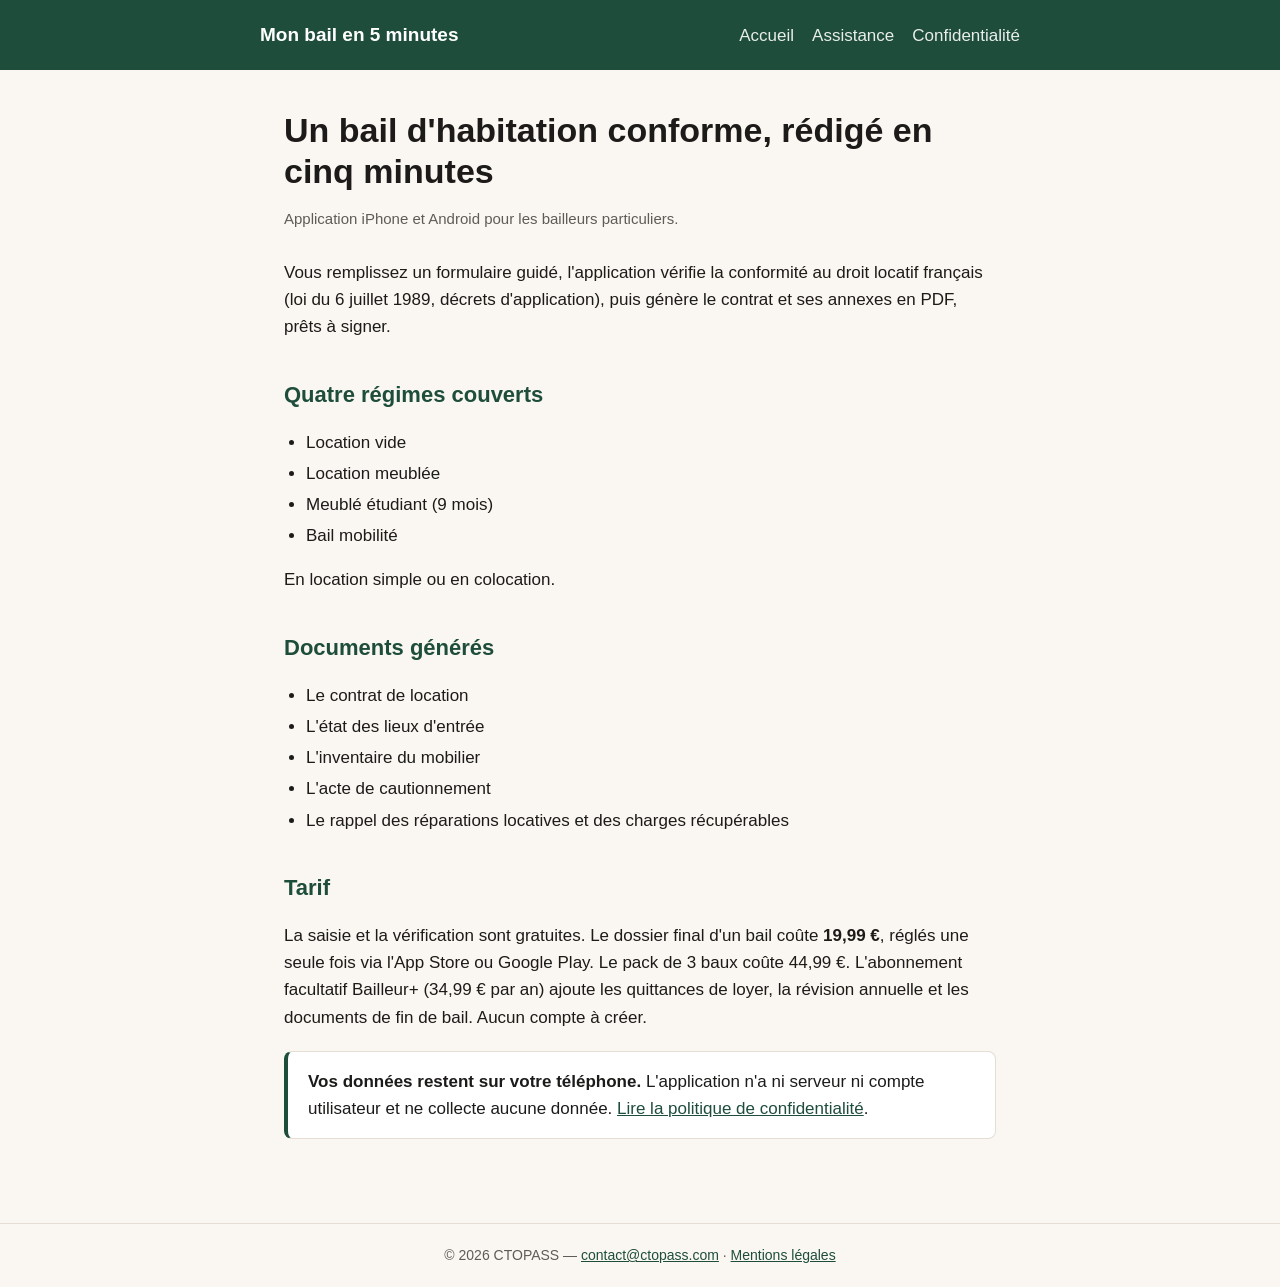
<file: index.html>
<!doctype html>
<html lang="fr">
<head>
<meta charset="utf-8">
<meta name="viewport" content="width=device-width,initial-scale=1">
<title>Accueil — Mon bail en 5 minutes</title>
<meta name="description" content="Application mobile française de rédaction de baux d'habitation conformes, générés en PDF sur votre téléphone.">
<link rel="stylesheet" href="style.css">
</head>
<body>
<header><div class="in">
<a class="brand" href="./">Mon bail en 5 minutes</a>
<nav><a href="./">Accueil</a><a href="support.html">Assistance</a><a href="confidentialite.html">Confidentialité</a></nav>
</div></header>
<main>
<h1>Un bail d'habitation conforme, rédigé en cinq minutes</h1>
<p class="maj">Application iPhone et Android pour les bailleurs particuliers.</p>
<p>Vous remplissez un formulaire guidé, l'application vérifie la conformité au droit locatif français (loi du 6 juillet 1989, décrets d'application), puis génère le contrat et ses annexes en PDF, prêts à signer.</p>
<h2>Quatre régimes couverts</h2>
<ul>
<li>Location vide</li>
<li>Location meublée</li>
<li>Meublé étudiant (9 mois)</li>
<li>Bail mobilité</li>
</ul>
<p>En location simple ou en colocation.</p>
<h2>Documents générés</h2>
<ul>
<li>Le contrat de location</li>
<li>L'état des lieux d'entrée</li>
<li>L'inventaire du mobilier</li>
<li>L'acte de cautionnement</li>
<li>Le rappel des réparations locatives et des charges récupérables</li>
</ul>
<h2>Tarif</h2>
<p>La saisie et la vérification sont gratuites. Le dossier final d'un bail coûte <strong>19,99 €</strong>, réglés une seule fois via l'App Store ou Google Play. Le pack de 3 baux coûte 44,99 €. L'abonnement facultatif Bailleur+ (34,99 € par an) ajoute les quittances de loyer, la révision annuelle et les documents de fin de bail. Aucun compte à créer.</p>
<div class="encart"><strong>Vos données restent sur votre téléphone.</strong> L'application n'a ni serveur ni compte utilisateur et ne collecte aucune donnée. <a href="confidentialite.html">Lire la politique de confidentialité</a>.</div>
</main>
<footer>© 2026 CTOPASS — <a href="mailto:contact@ctopass.com">contact@ctopass.com</a> · <a href="mentions-legales.html">Mentions légales</a></footer>
</body>
</html>
</file>
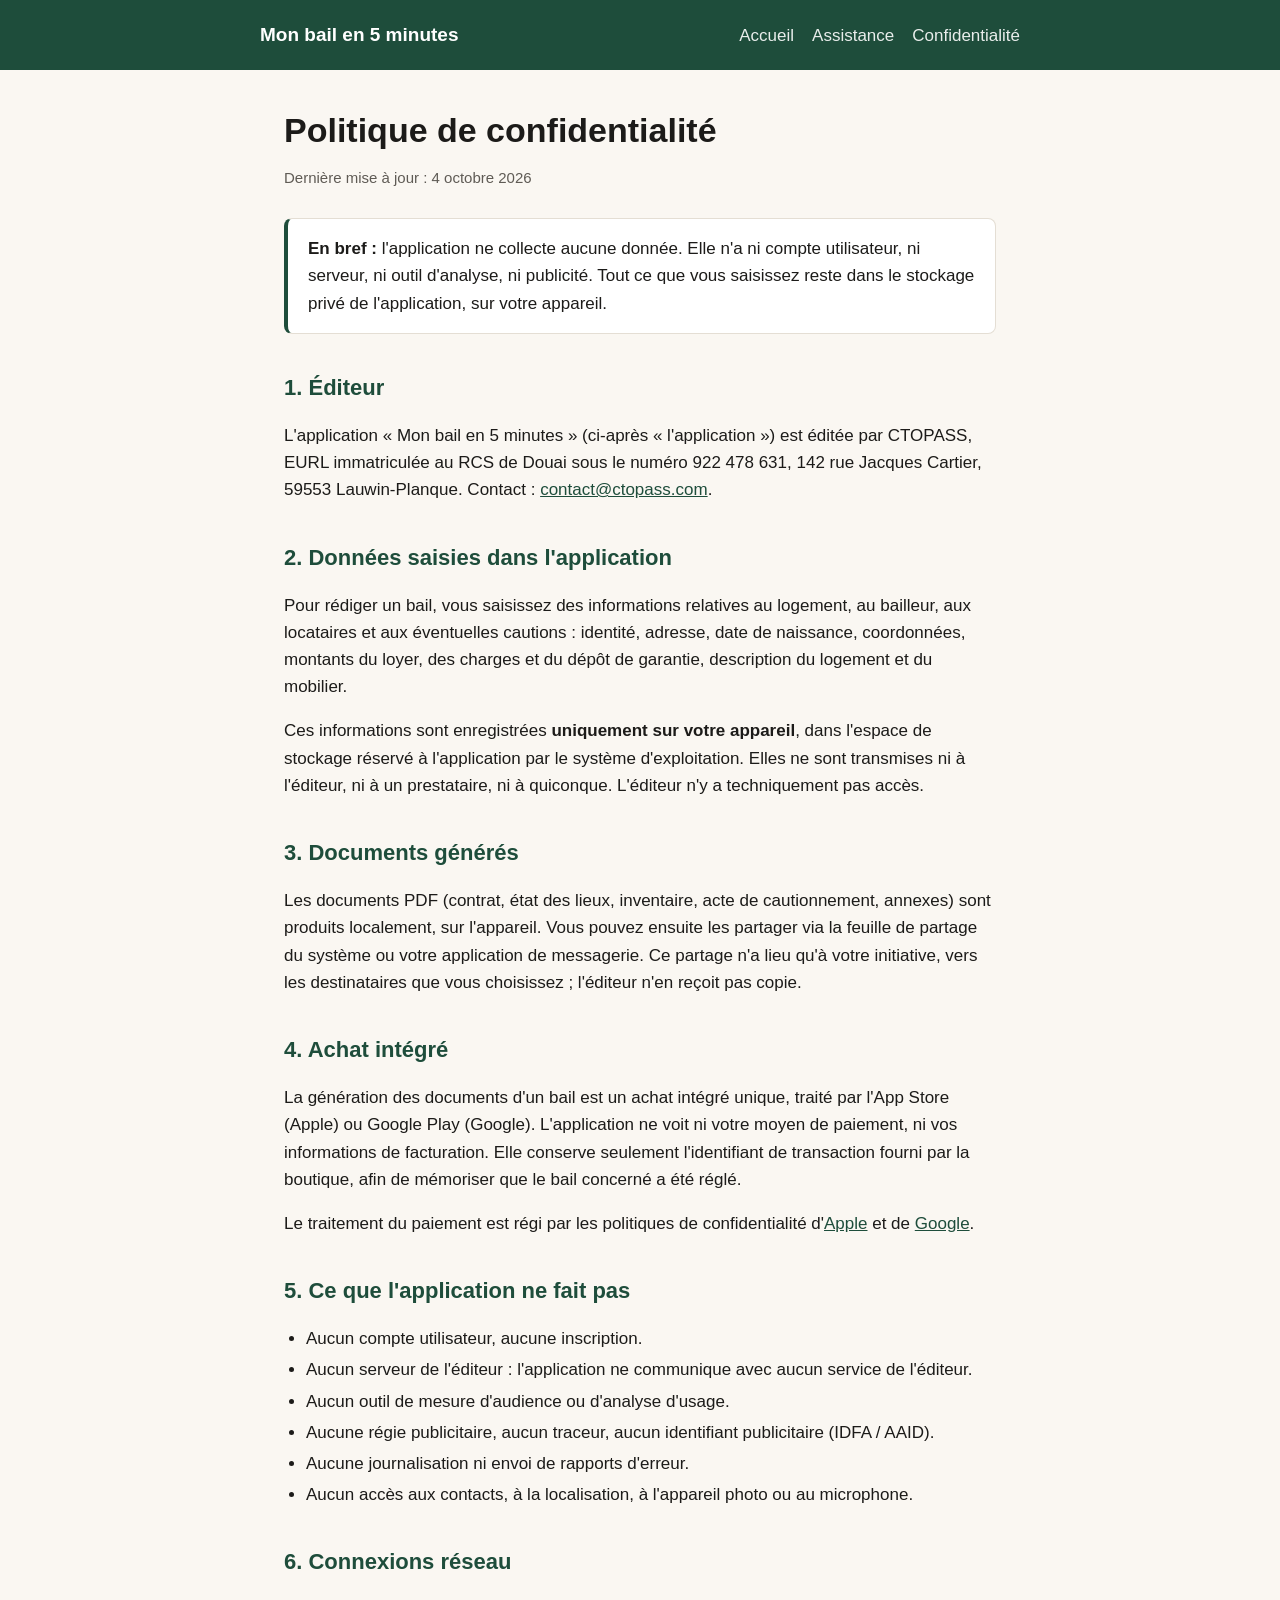
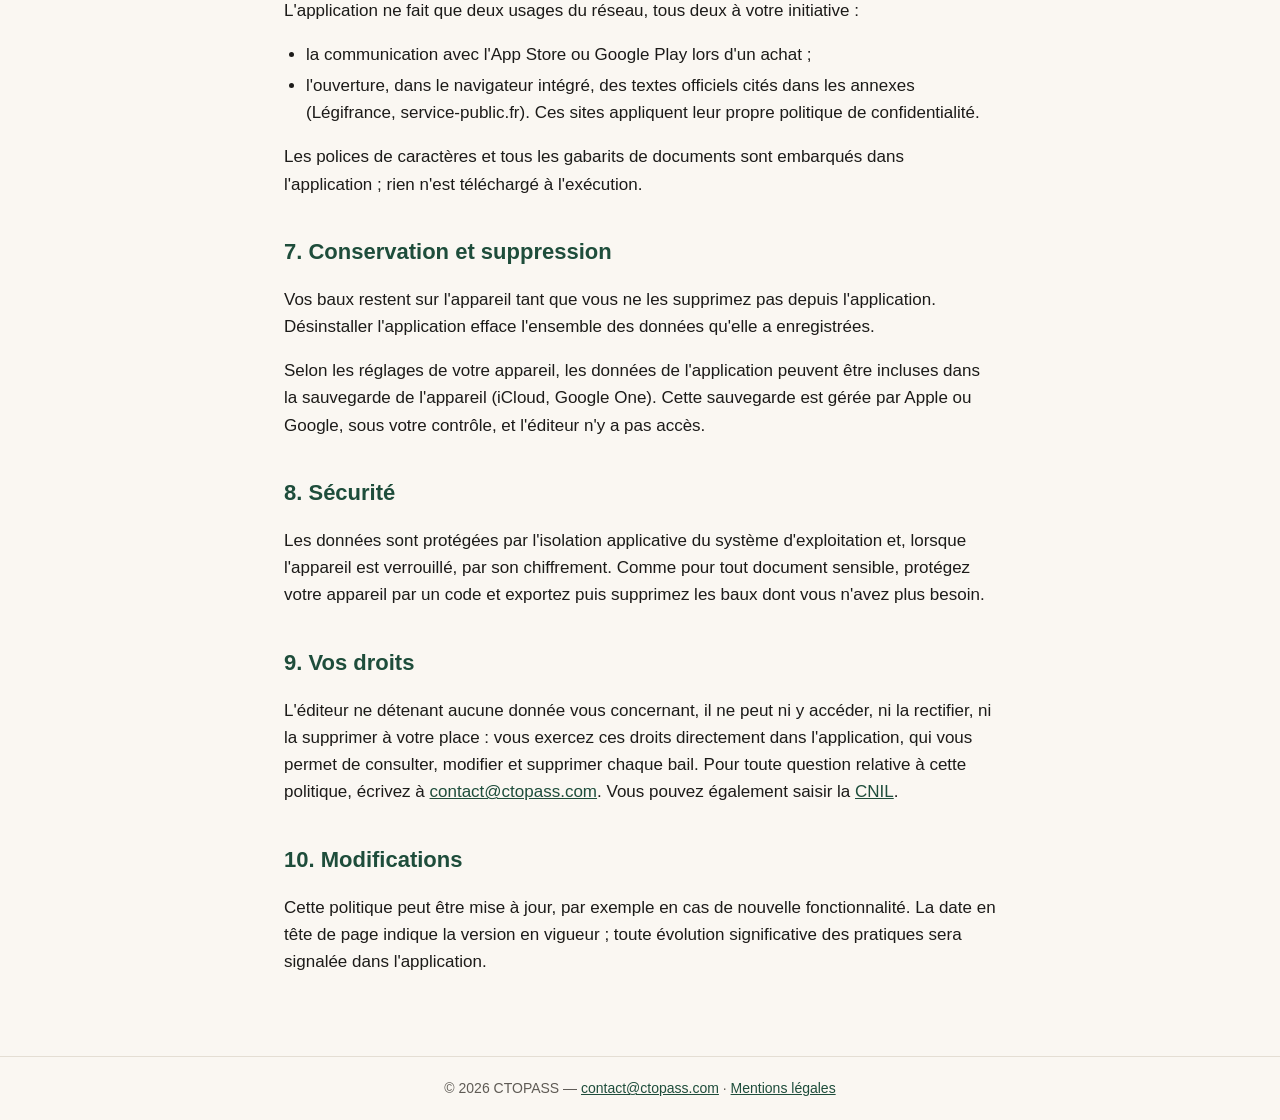
<file: confidentialite.html>
<!doctype html>
<html lang="fr">
<head>
<meta charset="utf-8">
<meta name="viewport" content="width=device-width,initial-scale=1">
<title>Politique de confidentialité — Mon bail en 5 minutes</title>
<meta name="description" content="Politique de confidentialité de l'application Mon bail en 5 minutes : aucune donnée collectée, tout reste sur votre appareil.">
<link rel="stylesheet" href="style.css">
</head>
<body>
<header><div class="in">
<a class="brand" href="./">Mon bail en 5 minutes</a>
<nav><a href="./">Accueil</a><a href="support.html">Assistance</a><a href="confidentialite.html">Confidentialité</a></nav>
</div></header>
<main>
<h1>Politique de confidentialité</h1>
<p class="maj">Dernière mise à jour : 4 octobre 2026</p>
<div class="encart"><strong>En bref :</strong> l'application ne collecte aucune donnée. Elle n'a ni compte utilisateur, ni serveur, ni outil d'analyse, ni publicité. Tout ce que vous saisissez reste dans le stockage privé de l'application, sur votre appareil.</div>

<h2>1. Éditeur</h2>
<p>L'application « Mon bail en 5 minutes » (ci-après « l'application ») est éditée par CTOPASS, EURL immatriculée au RCS de Douai sous le numéro 922 478 631, 142 rue Jacques Cartier, 59553 Lauwin-Planque. Contact : <a href="mailto:contact@ctopass.com">contact@ctopass.com</a>.</p>

<h2>2. Données saisies dans l'application</h2>
<p>Pour rédiger un bail, vous saisissez des informations relatives au logement, au bailleur, aux locataires et aux éventuelles cautions : identité, adresse, date de naissance, coordonnées, montants du loyer, des charges et du dépôt de garantie, description du logement et du mobilier.</p>
<p>Ces informations sont enregistrées <strong>uniquement sur votre appareil</strong>, dans l'espace de stockage réservé à l'application par le système d'exploitation. Elles ne sont transmises ni à l'éditeur, ni à un prestataire, ni à quiconque. L'éditeur n'y a techniquement pas accès.</p>

<h2>3. Documents générés</h2>
<p>Les documents PDF (contrat, état des lieux, inventaire, acte de cautionnement, annexes) sont produits localement, sur l'appareil. Vous pouvez ensuite les partager via la feuille de partage du système ou votre application de messagerie. Ce partage n'a lieu qu'à votre initiative, vers les destinataires que vous choisissez ; l'éditeur n'en reçoit pas copie.</p>

<h2>4. Achat intégré</h2>
<p>La génération des documents d'un bail est un achat intégré unique, traité par l'App Store (Apple) ou Google Play (Google). L'application ne voit ni votre moyen de paiement, ni vos informations de facturation. Elle conserve seulement l'identifiant de transaction fourni par la boutique, afin de mémoriser que le bail concerné a été réglé.</p>
<p>Le traitement du paiement est régi par les politiques de confidentialité d'<a href="https://www.apple.com/legal/privacy/fr-ww/">Apple</a> et de <a href="https://policies.google.com/privacy?hl=fr">Google</a>.</p>

<h2>5. Ce que l'application ne fait pas</h2>
<ul>
<li>Aucun compte utilisateur, aucune inscription.</li>
<li>Aucun serveur de l'éditeur : l'application ne communique avec aucun service de l'éditeur.</li>
<li>Aucun outil de mesure d'audience ou d'analyse d'usage.</li>
<li>Aucune régie publicitaire, aucun traceur, aucun identifiant publicitaire (IDFA / AAID).</li>
<li>Aucune journalisation ni envoi de rapports d'erreur.</li>
<li>Aucun accès aux contacts, à la localisation, à l'appareil photo ou au microphone.</li>
</ul>

<h2>6. Connexions réseau</h2>
<p>L'application ne fait que deux usages du réseau, tous deux à votre initiative :</p>
<ul>
<li>la communication avec l'App Store ou Google Play lors d'un achat ;</li>
<li>l'ouverture, dans le navigateur intégré, des textes officiels cités dans les annexes (Légifrance, service-public.fr). Ces sites appliquent leur propre politique de confidentialité.</li>
</ul>
<p>Les polices de caractères et tous les gabarits de documents sont embarqués dans l'application ; rien n'est téléchargé à l'exécution.</p>

<h2>7. Conservation et suppression</h2>
<p>Vos baux restent sur l'appareil tant que vous ne les supprimez pas depuis l'application. Désinstaller l'application efface l'ensemble des données qu'elle a enregistrées.</p>
<p>Selon les réglages de votre appareil, les données de l'application peuvent être incluses dans la sauvegarde de l'appareil (iCloud, Google One). Cette sauvegarde est gérée par Apple ou Google, sous votre contrôle, et l'éditeur n'y a pas accès.</p>

<h2>8. Sécurité</h2>
<p>Les données sont protégées par l'isolation applicative du système d'exploitation et, lorsque l'appareil est verrouillé, par son chiffrement. Comme pour tout document sensible, protégez votre appareil par un code et exportez puis supprimez les baux dont vous n'avez plus besoin.</p>

<h2>9. Vos droits</h2>
<p>L'éditeur ne détenant aucune donnée vous concernant, il ne peut ni y accéder, ni la rectifier, ni la supprimer à votre place : vous exercez ces droits directement dans l'application, qui vous permet de consulter, modifier et supprimer chaque bail. Pour toute question relative à cette politique, écrivez à <a href="mailto:contact@ctopass.com">contact@ctopass.com</a>. Vous pouvez également saisir la <a href="https://www.cnil.fr/">CNIL</a>.</p>

<h2>10. Modifications</h2>
<p>Cette politique peut être mise à jour, par exemple en cas de nouvelle fonctionnalité. La date en tête de page indique la version en vigueur ; toute évolution significative des pratiques sera signalée dans l'application.</p>
</main>
<footer>© 2026 CTOPASS — <a href="mailto:contact@ctopass.com">contact@ctopass.com</a> · <a href="mentions-legales.html">Mentions légales</a></footer>
</body>
</html>
</file>
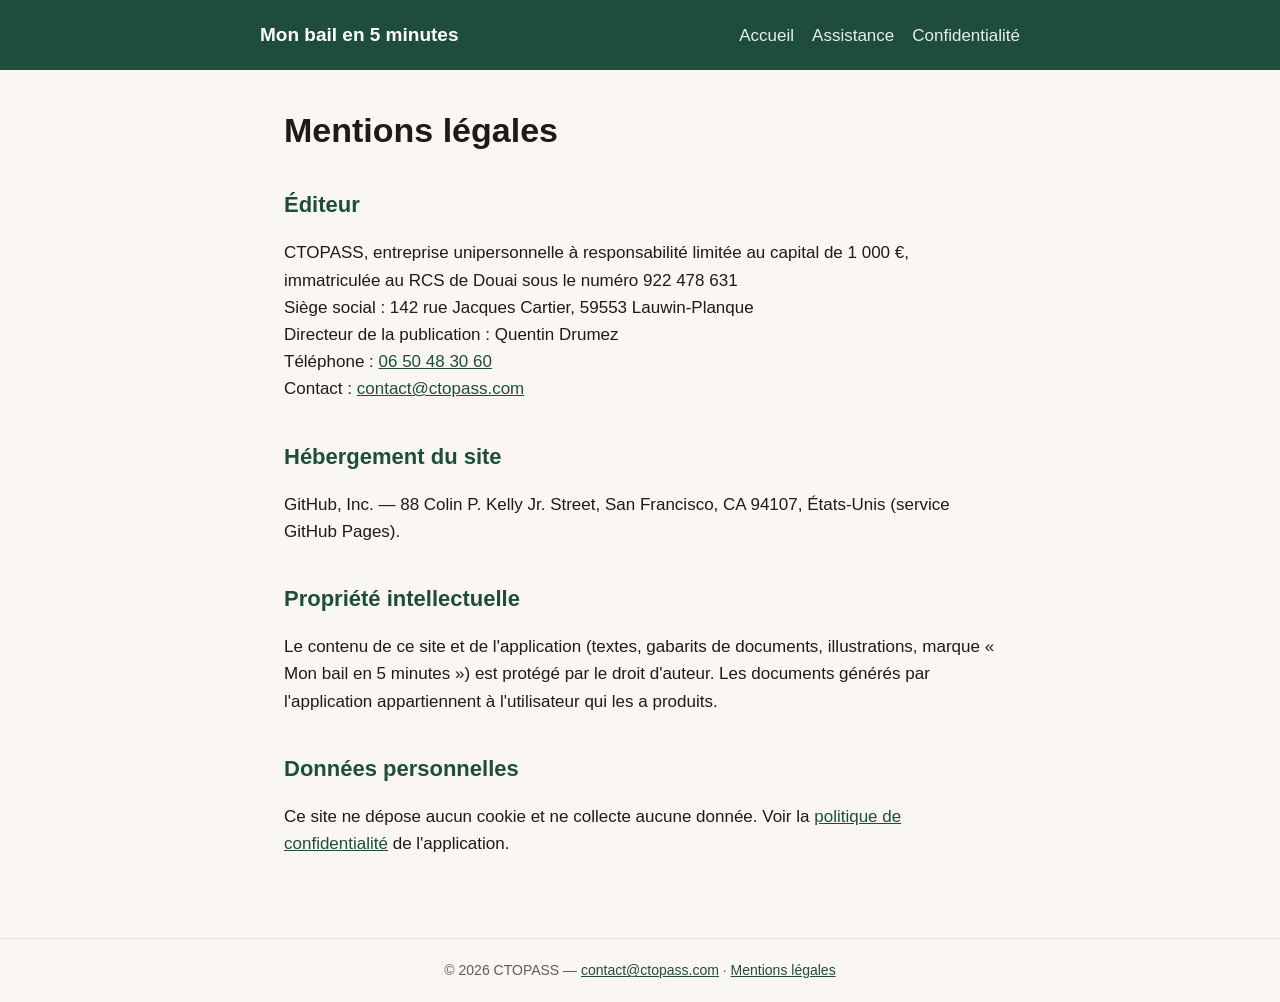
<file: mentions-legales.html>
<!doctype html>
<html lang="fr">
<head>
<meta charset="utf-8">
<meta name="viewport" content="width=device-width,initial-scale=1">
<title>Mentions légales — Mon bail en 5 minutes</title>
<meta name="description" content="Mentions légales du site et de l'application Mon bail en 5 minutes.">
<link rel="stylesheet" href="style.css">
</head>
<body>
<header><div class="in">
<a class="brand" href="./">Mon bail en 5 minutes</a>
<nav><a href="./">Accueil</a><a href="support.html">Assistance</a><a href="confidentialite.html">Confidentialité</a></nav>
</div></header>
<main>
<h1>Mentions légales</h1>
<h2>Éditeur</h2>
<p>CTOPASS, entreprise unipersonnelle à responsabilité limitée au capital de 1 000 €, immatriculée au RCS de Douai sous le numéro 922 478 631<br>Siège social : 142 rue Jacques Cartier, 59553 Lauwin-Planque<br>Directeur de la publication : Quentin Drumez<br>Téléphone : <a href="tel:+33650483060">06 50 48 30 60</a><br>Contact : <a href="mailto:contact@ctopass.com">contact@ctopass.com</a></p>
<h2>Hébergement du site</h2>
<p>GitHub, Inc. — 88 Colin P. Kelly Jr. Street, San Francisco, CA 94107, États-Unis (service GitHub Pages).</p>
<h2>Propriété intellectuelle</h2>
<p>Le contenu de ce site et de l'application (textes, gabarits de documents, illustrations, marque « Mon bail en 5 minutes ») est protégé par le droit d'auteur. Les documents générés par l'application appartiennent à l'utilisateur qui les a produits.</p>
<h2>Données personnelles</h2>
<p>Ce site ne dépose aucun cookie et ne collecte aucune donnée. Voir la <a href="confidentialite.html">politique de confidentialité</a> de l'application.</p>
</main>
<footer>© 2026 CTOPASS — <a href="mailto:contact@ctopass.com">contact@ctopass.com</a> · <a href="mentions-legales.html">Mentions légales</a></footer>
</body>
</html>
</file>
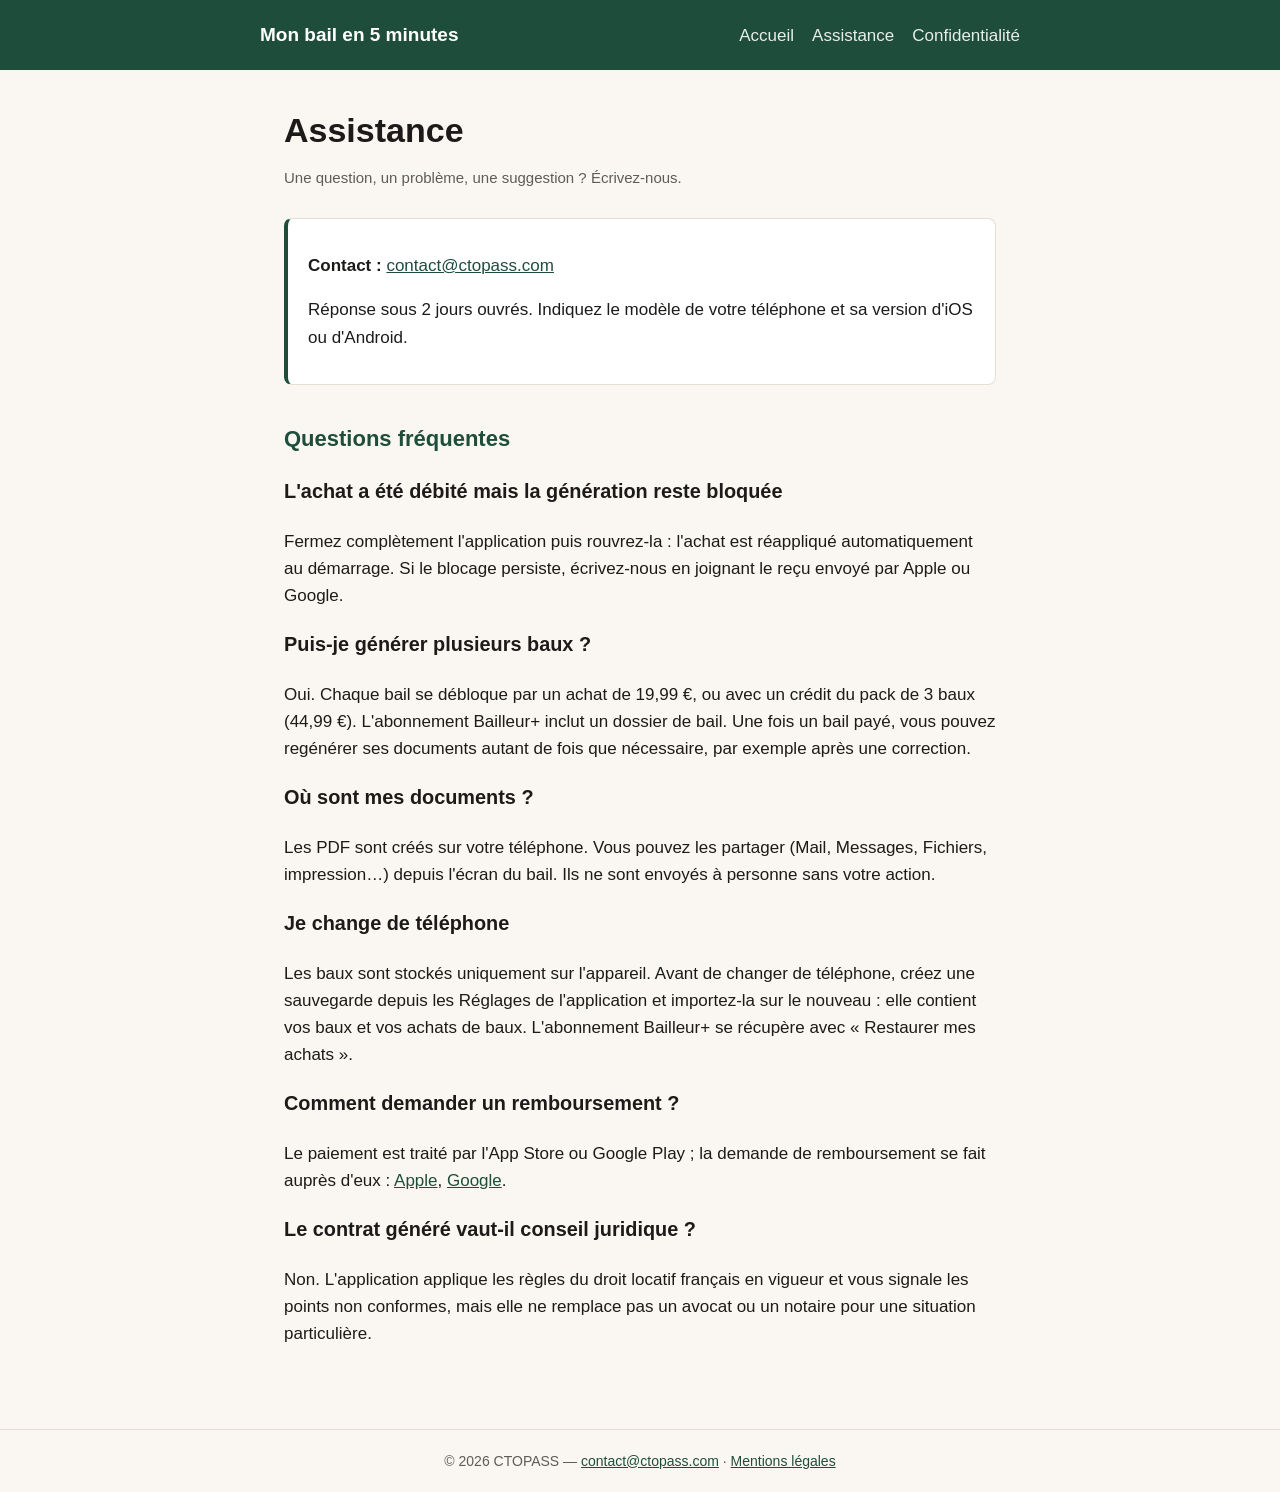
<file: support.html>
<!doctype html>
<html lang="fr">
<head>
<meta charset="utf-8">
<meta name="viewport" content="width=device-width,initial-scale=1">
<title>Assistance — Mon bail en 5 minutes</title>
<meta name="description" content="Aide et contact pour l'application Mon bail en 5 minutes.">
<link rel="stylesheet" href="style.css">
</head>
<body>
<header><div class="in">
<a class="brand" href="./">Mon bail en 5 minutes</a>
<nav><a href="./">Accueil</a><a href="support.html">Assistance</a><a href="confidentialite.html">Confidentialité</a></nav>
</div></header>
<main>
<h1>Assistance</h1>
<p class="maj">Une question, un problème, une suggestion ? Écrivez-nous.</p>
<div class="encart">
<p><strong>Contact :</strong> <a href="mailto:contact@ctopass.com?subject=Mon%20bail%20en%205%20minutes">contact@ctopass.com</a></p>
<p>Réponse sous 2 jours ouvrés. Indiquez le modèle de votre téléphone et sa version d'iOS ou d'Android.</p>
</div>
<h2>Questions fréquentes</h2>
<h3>L'achat a été débité mais la génération reste bloquée</h3>
<p>Fermez complètement l'application puis rouvrez-la : l'achat est réappliqué automatiquement au démarrage. Si le blocage persiste, écrivez-nous en joignant le reçu envoyé par Apple ou Google.</p>
<h3>Puis-je générer plusieurs baux ?</h3>
<p>Oui. Chaque bail se débloque par un achat de 19,99 €, ou avec un crédit du pack de 3 baux (44,99 €). L'abonnement Bailleur+ inclut un dossier de bail. Une fois un bail payé, vous pouvez regénérer ses documents autant de fois que nécessaire, par exemple après une correction.</p>
<h3>Où sont mes documents ?</h3>
<p>Les PDF sont créés sur votre téléphone. Vous pouvez les partager (Mail, Messages, Fichiers, impression…) depuis l'écran du bail. Ils ne sont envoyés à personne sans votre action.</p>
<h3>Je change de téléphone</h3>
<p>Les baux sont stockés uniquement sur l'appareil. Avant de changer de téléphone, créez une sauvegarde depuis les Réglages de l'application et importez-la sur le nouveau : elle contient vos baux et vos achats de baux. L'abonnement Bailleur+ se récupère avec « Restaurer mes achats ».</p>
<h3>Comment demander un remboursement ?</h3>
<p>Le paiement est traité par l'App Store ou Google Play ; la demande de remboursement se fait auprès d'eux : <a href="https://support.apple.com/fr-fr/118223">Apple</a>, <a href="https://support.google.com/googleplay/answer/2479637?hl=fr">Google</a>.</p>
<h3>Le contrat généré vaut-il conseil juridique ?</h3>
<p>Non. L'application applique les règles du droit locatif français en vigueur et vous signale les points non conformes, mais elle ne remplace pas un avocat ou un notaire pour une situation particulière.</p>
</main>
<footer>© 2026 CTOPASS — <a href="mailto:contact@ctopass.com">contact@ctopass.com</a> · <a href="mentions-legales.html">Mentions légales</a></footer>
</body>
</html>
</file>
<file: style.css>
:root{--vert:#1E4D3B;--creme:#FAF7F2;--encre:#1C1B19;--gris:#5F5B55;--ligne:#E4DED4}
*{box-sizing:border-box}
body{margin:0;background:var(--creme);color:var(--encre);font:17px/1.6 -apple-system,BlinkMacSystemFont,"Segoe UI",Inter,Roboto,sans-serif}
header{background:var(--vert);color:#fff;padding:20px 24px}
header .in,main{max-width:760px;margin:0 auto;padding:0 24px}
header .in{display:flex;align-items:center;justify-content:space-between;gap:16px;flex-wrap:wrap;padding:0}
header a{color:#fff;text-decoration:none}
header .brand{font-weight:700;font-size:19px}
header nav a{margin-left:18px;opacity:.9}
main{padding:40px 24px 64px}
h1{font-size:34px;line-height:1.2;margin:0 0 8px}
h2{font-size:22px;margin:36px 0 10px;color:var(--vert)}
.maj{color:var(--gris);font-size:15px;margin-bottom:28px}
.encart{background:#fff;border:1px solid var(--ligne);border-left:4px solid var(--vert);padding:16px 20px;border-radius:8px;margin:20px 0}
table{border-collapse:collapse;width:100%;font-size:16px}
td,th{text-align:left;padding:8px 10px;border-bottom:1px solid var(--ligne);vertical-align:top}
th{color:var(--gris);font-weight:600}
a{color:var(--vert)}
footer{border-top:1px solid var(--ligne);color:var(--gris);font-size:14px;padding:20px 24px;text-align:center}
ul{padding-left:22px}
li{margin:4px 0}
</file>
